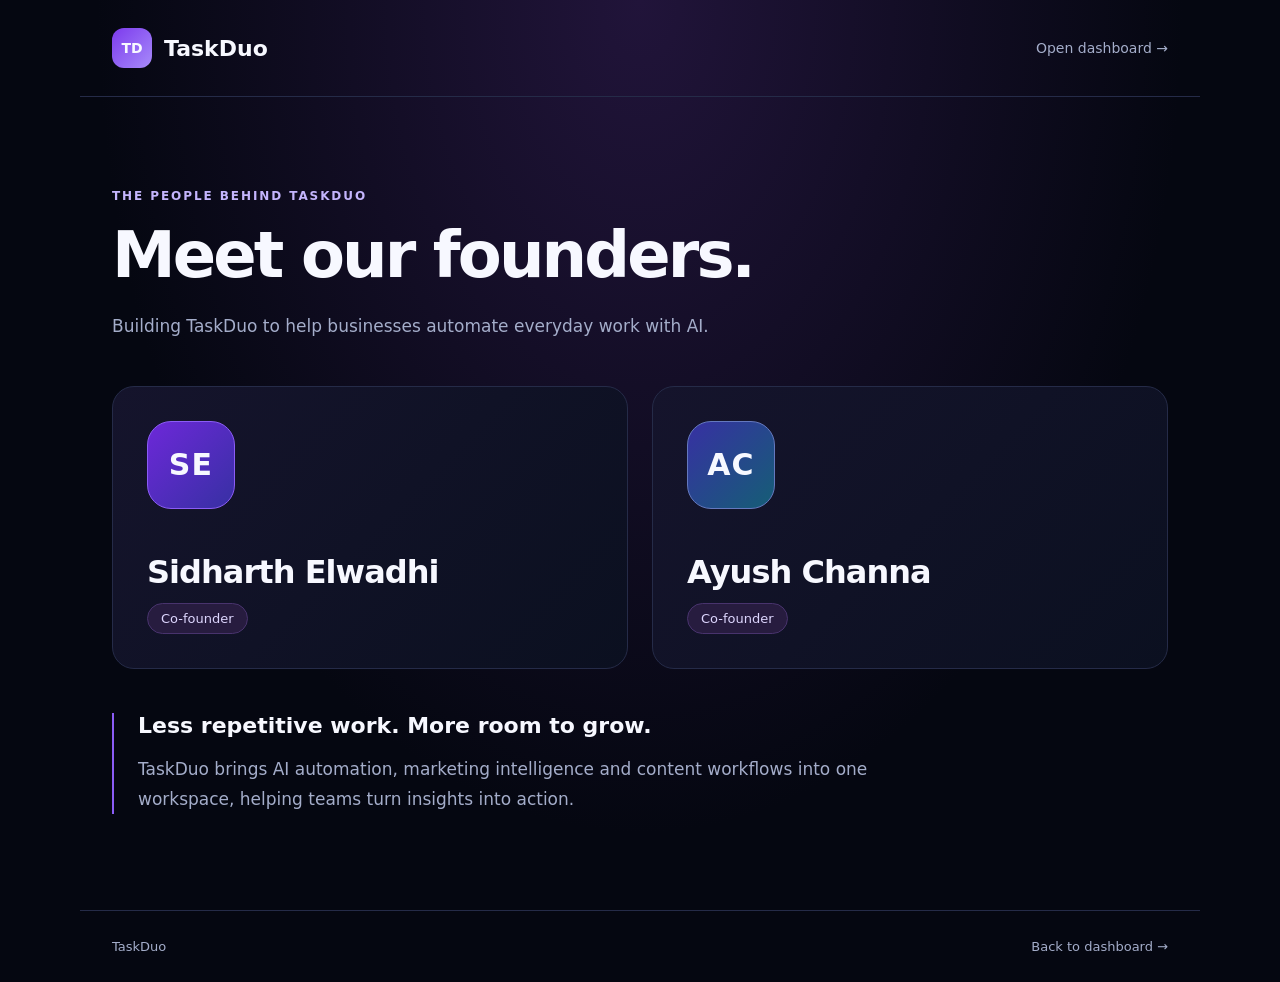
<file: founders.html>
<!doctype html>
<html lang="en">
<head>
<meta charset="utf-8">
<meta name="viewport" content="width=device-width, initial-scale=1">
<title>Our Founders | TaskDuo</title>
<meta name="description" content="Meet TaskDuo co-founders Sidharth Elwadhi and Ayush Channa.">
<style>
:root{color-scheme:dark;--bg:#050711;--panel:#0b1020;--line:#252b48;--text:#f7f8ff;--muted:#a4adca;--accent:#a78bfa}*{box-sizing:border-box}body{margin:0;background:radial-gradient(ellipse at 50% 0,#21143a 0,transparent 60%),var(--bg);color:var(--text);font-family:Inter,system-ui,-apple-system,sans-serif;min-height:100vh}a{color:inherit;text-decoration:none}a:focus-visible{outline:2px solid #c4b5fd;outline-offset:6px}header,main,footer{max-width:1120px;margin:auto;padding:28px 32px}header{display:flex;justify-content:space-between;align-items:center;gap:20px;border-bottom:1px solid var(--line)}.brand{display:flex;align-items:center;gap:12px;font-weight:800;font-size:22px}.mark{display:grid;place-items:center;background:linear-gradient(135deg,#7c3aed,#a78bfa);width:40px;height:40px;border-radius:12px;font-size:14px}.back{color:var(--muted);font-size:14px}.intro{max-width:740px;margin:64px 0 44px}.kicker{text-transform:uppercase;letter-spacing:.16em;font-weight:700;font-size:12px;color:#c4b5fd}h1{font-size:clamp(38px,6vw,64px);line-height:1.08;letter-spacing:-.045em;margin:18px 0 22px}p{color:var(--muted);line-height:1.75;font-size:17px}.founders{display:grid;grid-template-columns:1fr 1fr;gap:24px}.founder{position:relative;border:1px solid var(--line);background:linear-gradient(135deg,#15142c,var(--panel));border-radius:22px;padding:34px;overflow:hidden}.avatar{display:grid;place-items:center;width:88px;height:88px;background:linear-gradient(135deg,#6d28d9,#3730a3);border:1px solid #8b5cf6;border-radius:24px;font-size:30px;font-weight:750;letter-spacing:.04em;margin-bottom:44px}.founder:nth-child(2) .avatar{background:linear-gradient(135deg,#3730a3,#155e75);border-color:#6478be}.founder h2{font-size:clamp(24px,3vw,32px);letter-spacing:-.03em;margin:0 0 12px}.role{display:inline-block;color:#ddd6fe;border:1px solid #48336d;background:#271c3f;border-radius:99px;padding:7px 13px;font-size:13px}.mission{margin:44px 0 36px;border-left:2px solid #8b5cf6;padding:0 0 0 24px;max-width:760px}.mission h2{font-size:22px;margin-bottom:8px}footer{margin-top:32px;border-top:1px solid var(--line);display:flex;justify-content:space-between;gap:16px;color:var(--muted);font-size:13px}@media(max-width:650px){header,main,footer{padding:22px}.intro{margin-top:42px}.founders{grid-template-columns:1fr}.founder{padding:28px}.avatar{margin-bottom:28px}footer{flex-wrap:wrap}}
</style>
</head>
<body>
<header><a class="brand" href="index.html" aria-label="TaskDuo home"><span class="mark" aria-hidden="true">TD</span>TaskDuo</a><a class="back" href="dashboard.html">Open dashboard &rarr;</a></header>
<main>
<section class="intro" aria-labelledby="page-title"><div class="kicker">The people behind TaskDuo</div><h1 id="page-title">Meet our founders.</h1><p>Building TaskDuo to help businesses automate everyday work with AI.</p></section>
<section class="founders" aria-label="TaskDuo founders">
<article class="founder"><div class="avatar" aria-hidden="true">SE</div><h2>Sidharth Elwadhi</h2><span class="role">Co-founder</span></article>
<article class="founder"><div class="avatar" aria-hidden="true">AC</div><h2>Ayush Channa</h2><span class="role">Co-founder</span></article>
</section>
<section class="mission" aria-labelledby="mission-title"><h2 id="mission-title">Less repetitive work. More room to grow.</h2><p>TaskDuo brings AI automation, marketing intelligence and content workflows into one workspace, helping teams turn insights into action.</p></section>
</main>
<footer><span>TaskDuo</span><a href="dashboard.html">Back to dashboard &rarr;</a></footer>
</body></html>
</file>
